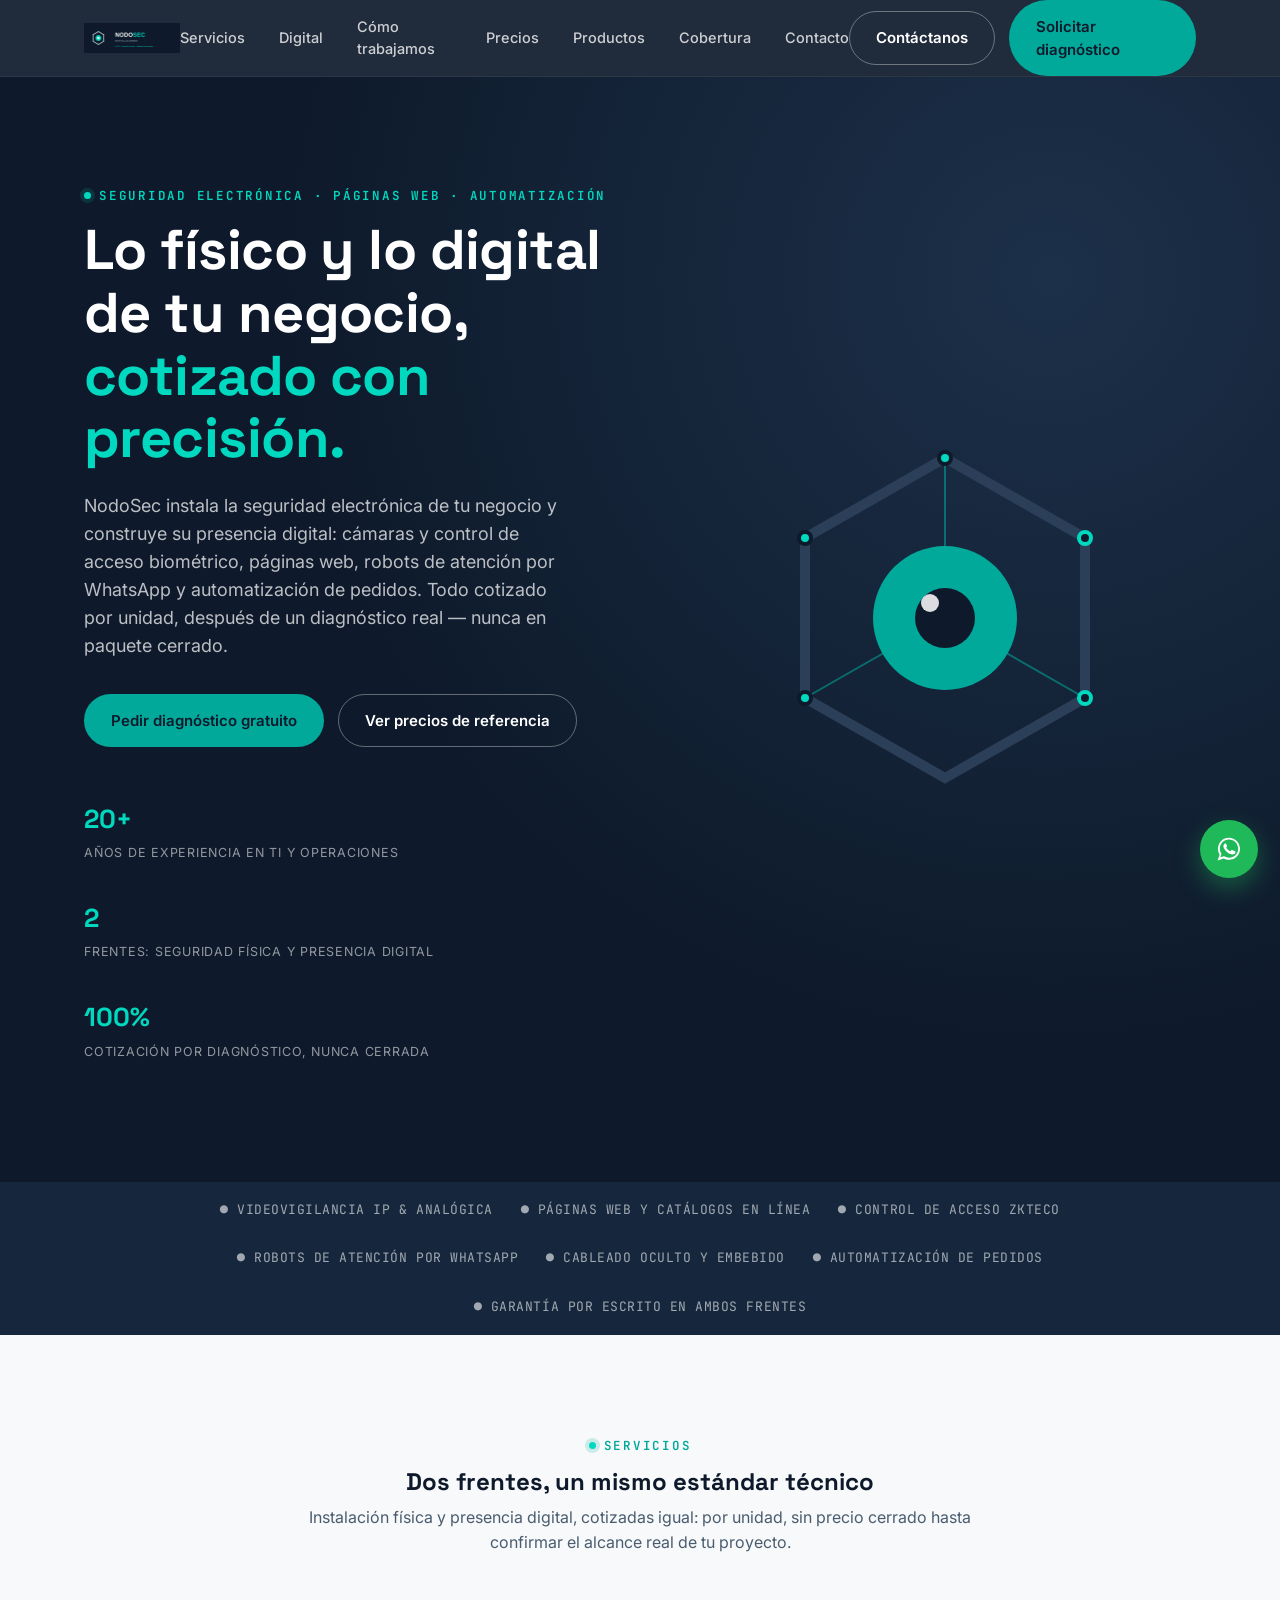
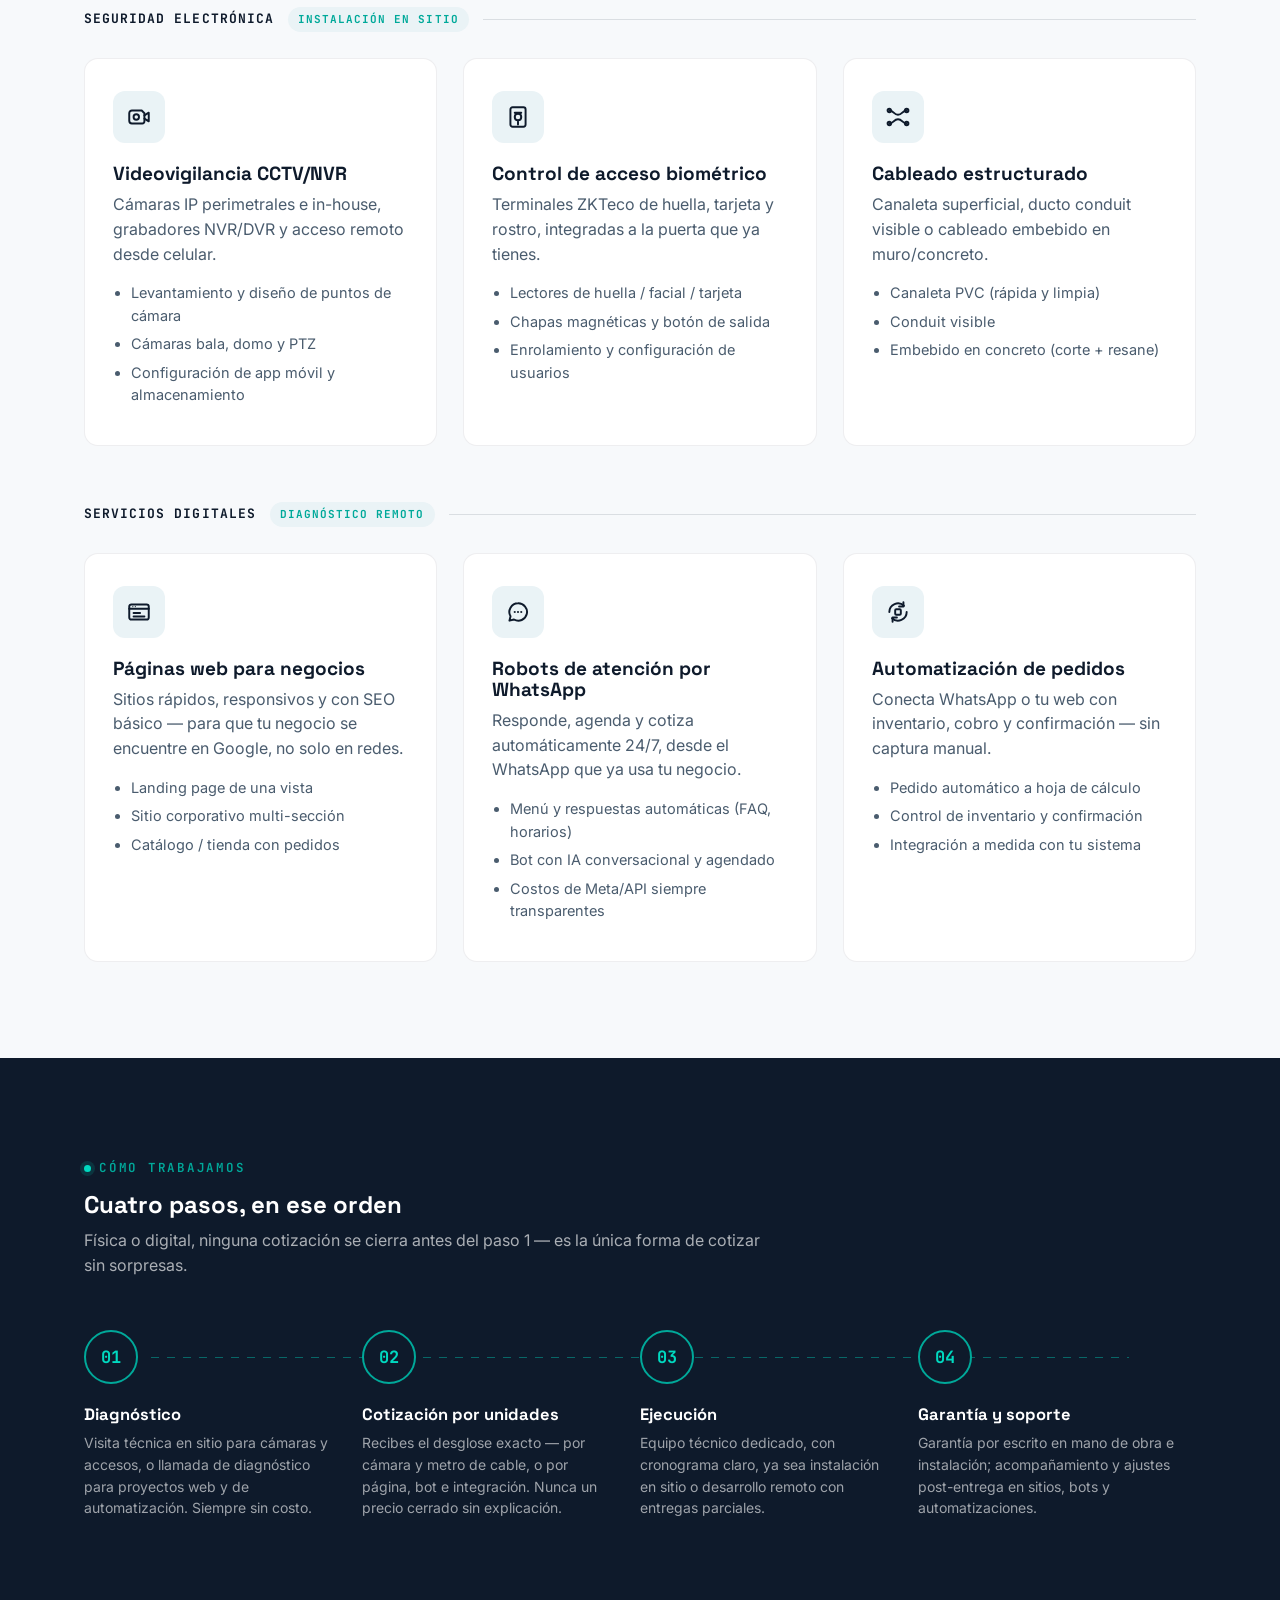
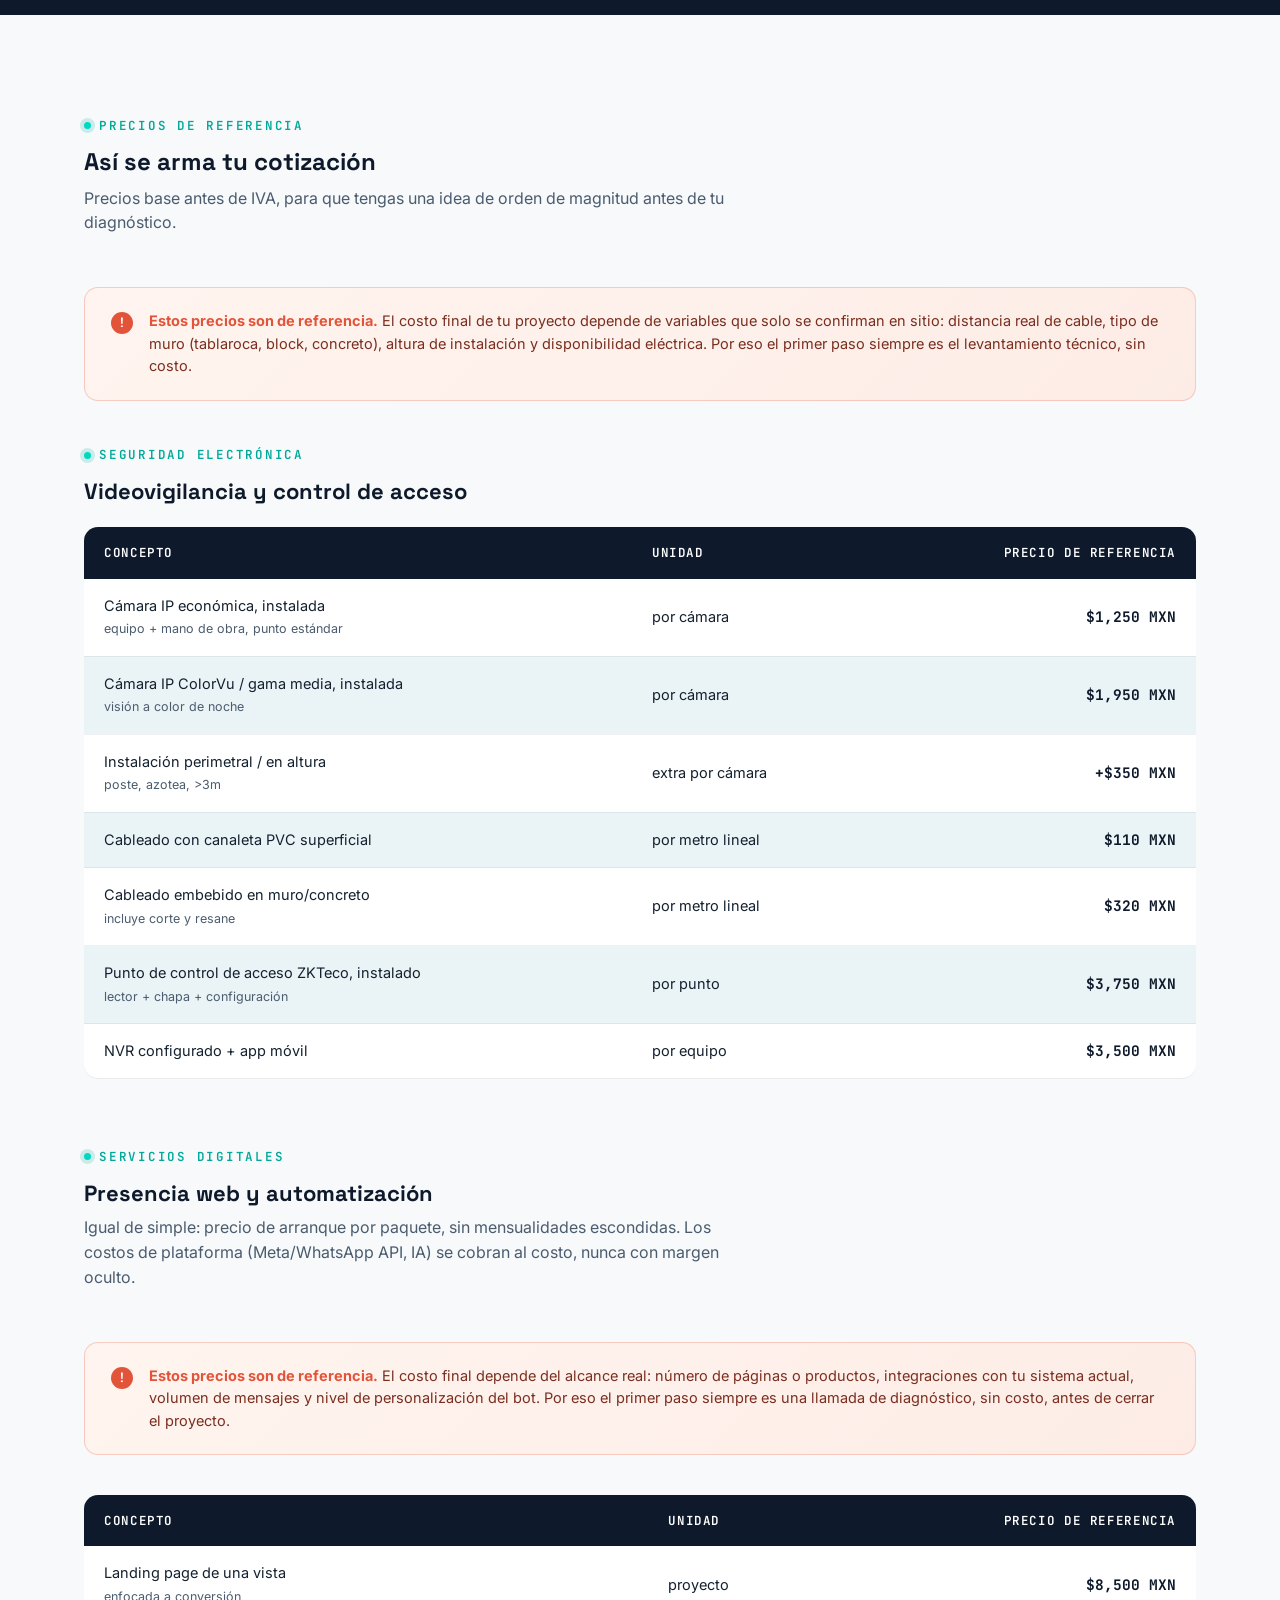
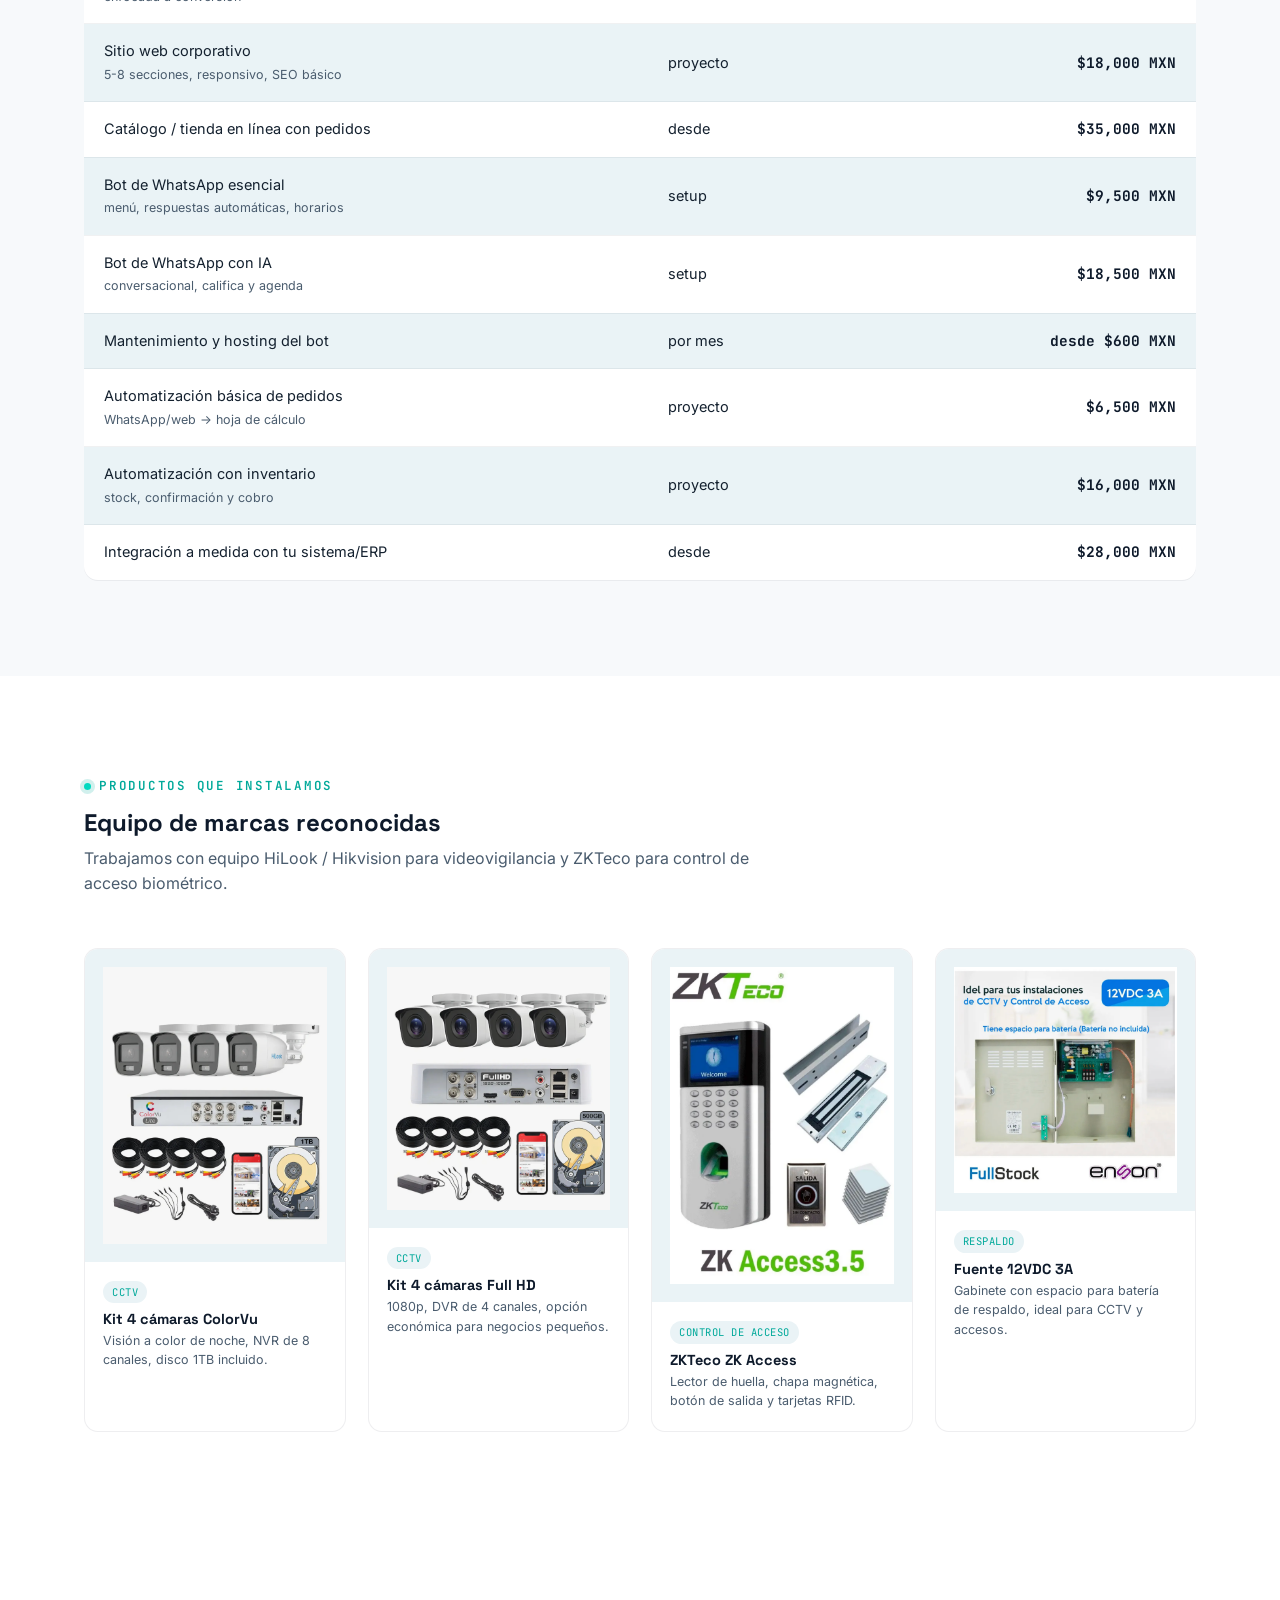
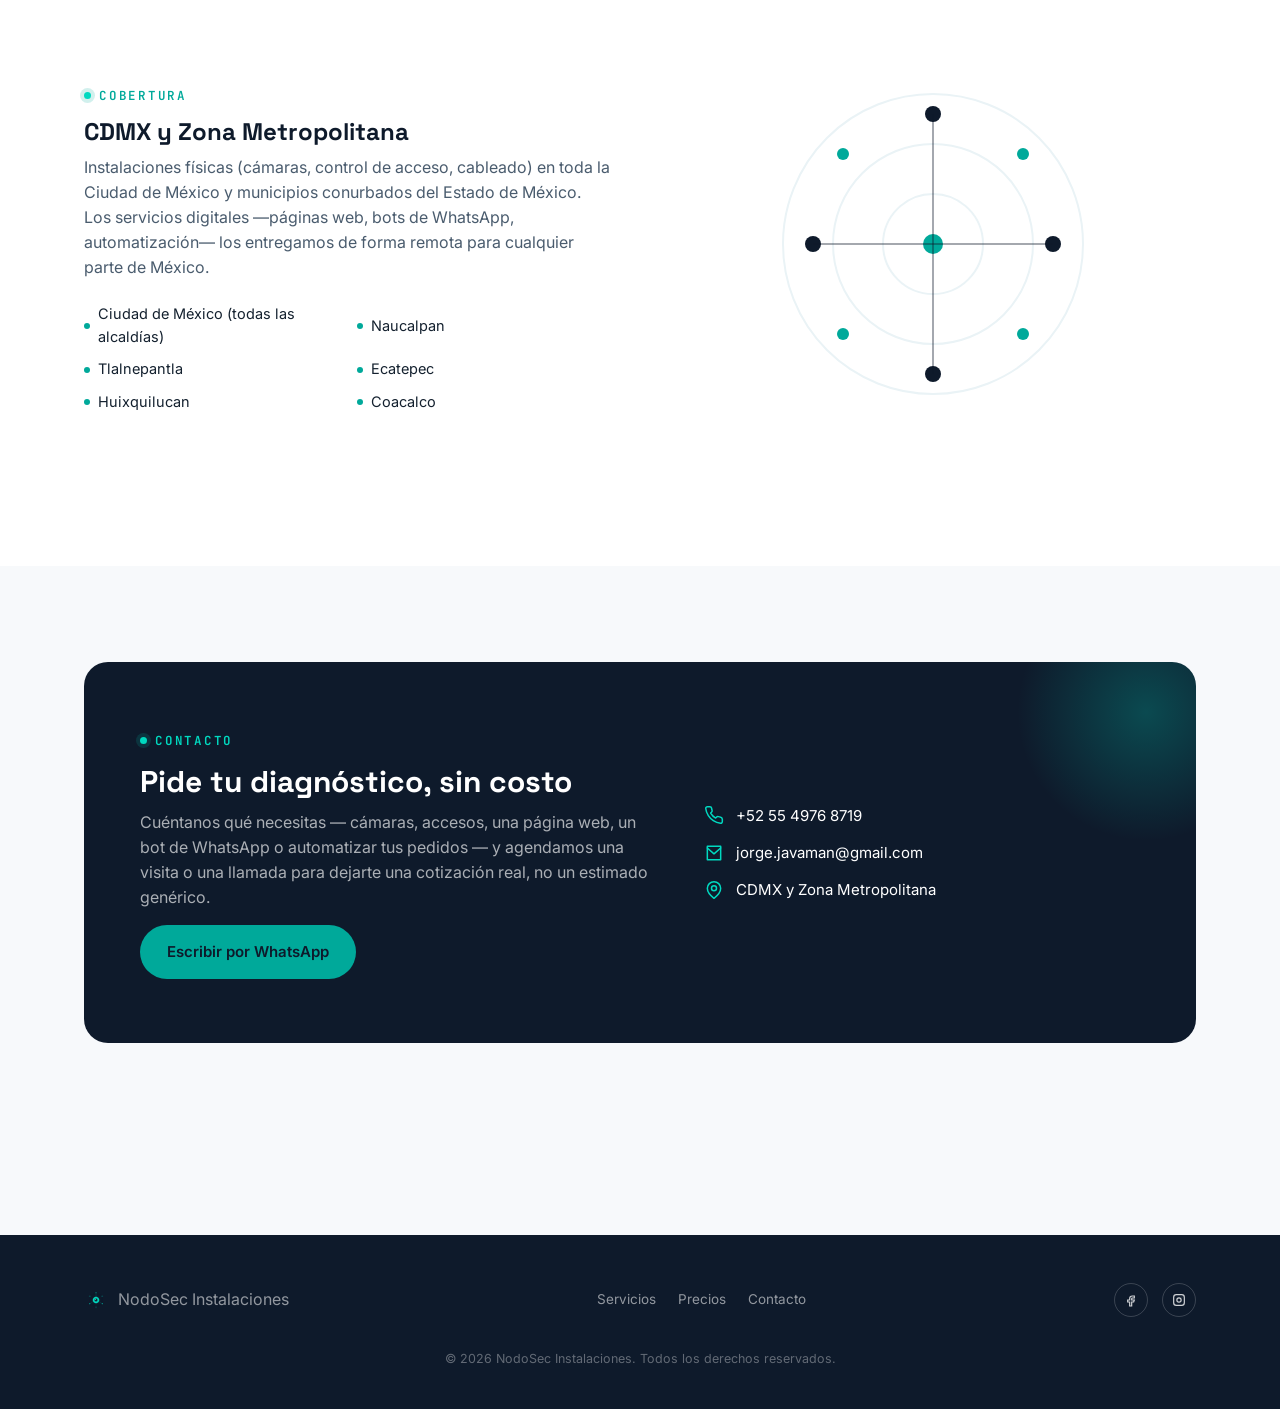
<file: index.html>
<!DOCTYPE html>
<html lang="es-MX">
<head>
<meta charset="UTF-8">
<meta name="viewport" content="width=device-width, initial-scale=1.0">
<title>NodoSec Instalaciones — CCTV, Control de Acceso, Páginas Web y Automatización en CDMX</title>
<meta name="description" content="Instalación de cámaras de videovigilancia y control de acceso biométrico, más páginas web, bots de WhatsApp y automatización de pedidos para tu negocio en CDMX y Zona Metropolitana. Cotización por precios unitarios, sin paquetes cerrados.">
<link rel="icon" type="image/png" href="assets/img/favicon.png">
<link rel="apple-touch-icon" href="assets/img/favicon.png">

<!-- Open Graph -->
<meta property="og:title" content="NodoSec Instalaciones — Seguridad electrónica, cotizada con precisión">
<meta property="og:description" content="CCTV, control de acceso biométrico y cableado estructurado en CDMX y Zona Metropolitana.">
<meta property="og:image" content="assets/img/logo-icon.png">
<meta property="og:type" content="website">

<link rel="preconnect" href="https://fonts.googleapis.com">
<link rel="preconnect" href="https://fonts.gstatic.com" crossorigin>
<link href="https://fonts.googleapis.com/css2?family=Space+Grotesk:wght@500;600;700&family=Inter:wght@400;500;600;700&family=JetBrains+Mono:wght@500;700&display=swap" rel="stylesheet">
<link rel="stylesheet" href="assets/css/style.css">
</head>
<body>

<!-- ============ HEADER ============ -->
<header class="site-header">
  <div class="wrap">
    <a href="#top" class="brand">
      <img src="assets/img/logo-horizontal-dark.png" alt="NodoSec Instalaciones">
    </a>
    <nav class="primary-nav" id="primaryNav">
      <a href="#servicios">Servicios</a>
      <a href="#digital">Digital</a>
      <a href="#proceso">Cómo trabajamos</a>
      <a href="#precios">Precios</a>
      <a href="#productos">Productos</a>
      <a href="#cobertura">Cobertura</a>
      <a href="#contacto">Contacto</a>
    </nav>
    <div class="nav-cta">
      <a href="#contacto" class="btn btn-ghost">Contáctanos</a>
      <a href="#contacto" class="btn btn-primary">Solicitar diagnóstico</a>
      <button class="menu-toggle" id="menuToggle" aria-label="Abrir menú" aria-expanded="false">&#9776;</button>
    </div>
  </div>
</header>

<!-- ============ HERO ============ -->
<section class="hero" id="top">
  <div class="wrap hero-grid">
    <div>
      <div class="eyebrow" style="color:#00D9C0">SEGURIDAD ELECTRÓNICA &middot; PÁGINAS WEB &middot; AUTOMATIZACIÓN</div>
      <h1>Lo físico y lo digital<br>de tu negocio, <span>cotizado con precisión.</span></h1>
      <p class="lead">NodoSec instala la seguridad electrónica de tu negocio y construye su presencia digital: cámaras y control de acceso biométrico, páginas web, robots de atención por WhatsApp y automatización de pedidos. Todo cotizado por unidad, después de un diagnóstico real — nunca en paquete cerrado.</p>
      <div class="hero-ctas">
        <a href="#contacto" class="btn btn-primary">Pedir diagnóstico gratuito</a>
        <a href="#precios" class="btn btn-ghost">Ver precios de referencia</a>
      </div>
      <div class="hero-stats">
        <div class="stat"><b>20+</b><span>Años de experiencia en TI y operaciones</span></div>
        <div class="stat"><b>2</b><span>Frentes: seguridad física y presencia digital</span></div>
        <div class="stat"><b>100%</b><span>Cotización por diagnóstico, nunca cerrada</span></div>
      </div>
    </div>
    <div class="node-art" aria-hidden="true">
      <svg viewBox="0 0 440 440" fill="none">
        <polygon points="220,60 360,140 360,300 220,380 80,300 80,140" stroke="#2b3f58" stroke-width="10" fill="none"/>
        <line x1="220" y1="60" x2="220" y2="220" stroke="#00A99A" stroke-width="2" opacity="0.55"/>
        <line x1="360" y1="300" x2="220" y2="220" stroke="#00A99A" stroke-width="2" opacity="0.55"/>
        <line x1="80" y1="300" x2="220" y2="220" stroke="#00A99A" stroke-width="2" opacity="0.55"/>
        <circle cx="220" cy="220" r="72" fill="#00A99A"/>
        <circle cx="220" cy="220" r="30" fill="#0E1A2B"/>
        <circle cx="205" cy="205" r="9" fill="white" opacity="0.85"/>
        <circle class="pulse" cx="220" cy="60" r="6" fill="#00D9C0" stroke="#0E1A2B" stroke-width="4"/>
        <circle class="pulse2" cx="360" cy="300" r="6" fill="#0E1A2B" stroke="#00D9C0" stroke-width="4"/>
        <circle class="pulse3" cx="80" cy="300" r="6" fill="#00D9C0" stroke="#0E1A2B" stroke-width="4"/>
        <circle cx="360" cy="140" r="6" fill="#0E1A2B" stroke="#00D9C0" stroke-width="4"/>
        <circle cx="80" cy="140" r="6" fill="#00D9C0" stroke="#0E1A2B" stroke-width="4"/>
      </svg>
    </div>
  </div>
</section>

<div class="trust-bar">
  <div class="wrap">
    <span>&#9679; VIDEOVIGILANCIA IP &amp; ANALÓGICA</span>
    <span>&#9679; PÁGINAS WEB Y CATÁLOGOS EN LÍNEA</span>
    <span>&#9679; CONTROL DE ACCESO ZKTECO</span>
    <span>&#9679; ROBOTS DE ATENCIÓN POR WHATSAPP</span>
    <span>&#9679; CABLEADO OCULTO Y EMBEBIDO</span>
    <span>&#9679; AUTOMATIZACIÓN DE PEDIDOS</span>
    <span>&#9679; GARANTÍA POR ESCRITO EN AMBOS FRENTES</span>
  </div>
</div>

<!-- ============ SERVICIOS ============ -->
<section id="servicios">
  <div class="wrap">
    <div class="section-head center">
      <div class="eyebrow">Servicios</div>
      <h2>Dos frentes, un mismo estándar técnico</h2>
      <p>Instalación física y presencia digital, cotizadas igual: por unidad, sin precio cerrado hasta confirmar el alcance real de tu proyecto.</p>
    </div>

    <div class="services-block">
      <div class="service-group-label">Seguridad electrónica <span class="tag">Instalación en sitio</span></div>
      <div class="services-grid">

        <div class="service-card">
          <div class="service-icon">
            <svg viewBox="0 0 24 24" fill="none" stroke-width="1.8" stroke-linecap="round" stroke-linejoin="round"><path d="M3 8.5A2.5 2.5 0 0 1 5.5 6h9L17 8.5V16a2 2 0 0 1-2 2H5.5A2.5 2.5 0 0 1 3 15.5v-7Z"/><path d="M17 10.5 21 8v8l-4-2.5"/><circle cx="9.5" cy="12" r="2.5"/></svg>
          </div>
          <h3>Videovigilancia CCTV/NVR</h3>
          <p>Cámaras IP perimetrales e in-house, grabadores NVR/DVR y acceso remoto desde celular.</p>
          <ul>
            <li>Levantamiento y diseño de puntos de cámara</li>
            <li>Cámaras bala, domo y PTZ</li>
            <li>Configuración de app móvil y almacenamiento</li>
          </ul>
        </div>

        <div class="service-card">
          <div class="service-icon">
            <svg viewBox="0 0 24 24" fill="none" stroke-width="1.8" stroke-linecap="round" stroke-linejoin="round"><rect x="5" y="3" width="14" height="18" rx="2"/><path d="M9 8h6M9 12c0-1.7 1.3-3 3-3s3 1.3 3 3-1.3 3-3 3-3-1.3-3-3Zm3 3v4"/></svg>
          </div>
          <h3>Control de acceso biométrico</h3>
          <p>Terminales ZKTeco de huella, tarjeta y rostro, integradas a la puerta que ya tienes.</p>
          <ul>
            <li>Lectores de huella / facial / tarjeta</li>
            <li>Chapas magnéticas y botón de salida</li>
            <li>Enrolamiento y configuración de usuarios</li>
          </ul>
        </div>

        <div class="service-card">
          <div class="service-icon">
            <svg viewBox="0 0 24 24" fill="none" stroke-width="1.8" stroke-linecap="round" stroke-linejoin="round"><path d="M4 6c4 0 4 4 8 4s4-4 8-4M4 18c4 0 4-4 8-4s4 4 8 4"/><circle cx="4" cy="6" r="1.6"/><circle cx="20" cy="6" r="1.6"/><circle cx="4" cy="18" r="1.6"/><circle cx="20" cy="18" r="1.6"/></svg>
          </div>
          <h3>Cableado estructurado</h3>
          <p>Canaleta superficial, ducto conduit visible o cableado embebido en muro/concreto.</p>
          <ul>
            <li>Canaleta PVC (rápida y limpia)</li>
            <li>Conduit visible</li>
            <li>Embebido en concreto (corte + resane)</li>
          </ul>
        </div>

      </div>
    </div>

    <div class="services-block" id="digital">
      <div class="service-group-label">Servicios digitales <span class="tag">Diagnóstico remoto</span></div>
      <div class="services-grid">

        <div class="service-card">
          <div class="service-icon">
            <svg viewBox="0 0 24 24" fill="none" stroke-width="1.8" stroke-linecap="round" stroke-linejoin="round"><rect x="3" y="5" width="18" height="14" rx="2"/><line x1="3" y1="9" x2="21" y2="9"/><circle cx="6.3" cy="7" r="0.55" fill="currentColor" stroke="none"/><circle cx="8.6" cy="7" r="0.55" fill="currentColor" stroke="none"/><path d="M7 13h6M7 16.2h10"/></svg>
          </div>
          <h3>Páginas web para negocios</h3>
          <p>Sitios rápidos, responsivos y con SEO básico — para que tu negocio se encuentre en Google, no solo en redes.</p>
          <ul>
            <li>Landing page de una vista</li>
            <li>Sitio corporativo multi-sección</li>
            <li>Catálogo / tienda con pedidos</li>
          </ul>
        </div>

        <div class="service-card">
          <div class="service-icon">
            <svg viewBox="0 0 24 24" fill="none" stroke-width="1.8" stroke-linecap="round" stroke-linejoin="round"><path d="M12 4a8 8 0 0 0-6.9 12l-1 4 4.2-1.1A8 8 0 1 0 12 4Z"/><circle cx="9" cy="12" r="1" fill="currentColor" stroke="none"/><circle cx="12" cy="12" r="1" fill="currentColor" stroke="none"/><circle cx="15" cy="12" r="1" fill="currentColor" stroke="none"/></svg>
          </div>
          <h3>Robots de atención por WhatsApp</h3>
          <p>Responde, agenda y cotiza automáticamente 24/7, desde el WhatsApp que ya usa tu negocio.</p>
          <ul>
            <li>Menú y respuestas automáticas (FAQ, horarios)</li>
            <li>Bot con IA conversacional y agendado</li>
            <li>Costos de Meta/API siempre transparentes</li>
          </ul>
        </div>

        <div class="service-card">
          <div class="service-icon">
            <svg viewBox="0 0 24 24" fill="none" stroke-width="1.8" stroke-linecap="round" stroke-linejoin="round"><path d="M4 12a8 8 0 0 1 13.5-5.8M20 12a8 8 0 0 1-13.5 5.8"/><path d="M17 3v4h-4M7 21v-4h4"/><rect x="9.4" y="9.4" width="5.2" height="5.2" rx="1"/></svg>
          </div>
          <h3>Automatización de pedidos</h3>
          <p>Conecta WhatsApp o tu web con inventario, cobro y confirmación — sin captura manual.</p>
          <ul>
            <li>Pedido automático a hoja de cálculo</li>
            <li>Control de inventario y confirmación</li>
            <li>Integración a medida con tu sistema</li>
          </ul>
        </div>

      </div>
    </div>

  </div>
</section>

<!-- ============ PROCESO ============ -->
<section class="process-band" id="proceso">
  <div class="wrap">
    <div class="section-head">
      <div class="eyebrow">Cómo trabajamos</div>
      <h2>Cuatro pasos, en ese orden</h2>
      <p>Física o digital, ninguna cotización se cierra antes del paso 1 — es la única forma de cotizar sin sorpresas.</p>
    </div>
    <div class="process-grid">
      <div class="process-step">
        <div class="process-num">01</div>
        <h4>Diagnóstico</h4>
        <p>Visita técnica en sitio para cámaras y accesos, o llamada de diagnóstico para proyectos web y de automatización. Siempre sin costo.</p>
      </div>
      <div class="process-step">
        <div class="process-num">02</div>
        <h4>Cotización por unidades</h4>
        <p>Recibes el desglose exacto — por cámara y metro de cable, o por página, bot e integración. Nunca un precio cerrado sin explicación.</p>
      </div>
      <div class="process-step">
        <div class="process-num">03</div>
        <h4>Ejecución</h4>
        <p>Equipo técnico dedicado, con cronograma claro, ya sea instalación en sitio o desarrollo remoto con entregas parciales.</p>
      </div>
      <div class="process-step">
        <div class="process-num">04</div>
        <h4>Garantía y soporte</h4>
        <p>Garantía por escrito en mano de obra e instalación; acompañamiento y ajustes post-entrega en sitios, bots y automatizaciones.</p>
      </div>
    </div>
  </div>
</section>

<!-- ============ PRECIOS ============ -->
<section id="precios">
  <div class="wrap">
    <div class="section-head">
      <div class="eyebrow">Precios de referencia</div>
      <h2>Así se arma tu cotización</h2>
      <p>Precios base antes de IVA, para que tengas una idea de orden de magnitud antes de tu diagnóstico.</p>
    </div>

    <div class="price-callout">
      <div class="dot">!</div>
      <p><strong>Estos precios son de referencia.</strong> El costo final de tu proyecto depende de variables que solo se confirman en sitio: distancia real de cable, tipo de muro (tablaroca, block, concreto), altura de instalación y disponibilidad eléctrica. Por eso el primer paso siempre es el levantamiento técnico, sin costo.</p>
    </div>

    <div class="section-head" style="margin-bottom:24px">
      <div class="eyebrow">Seguridad electrónica</div>
      <h3 style="font-family:var(--font-display); font-size:22px; color:var(--navy); margin-bottom:10px">Videovigilancia y control de acceso</h3>
    </div>

    <table class="price-table">
      <thead>
        <tr><th>Concepto</th><th>Unidad</th><th>Precio de referencia</th></tr>
      </thead>
      <tbody>
        <tr><td>Cámara IP económica, instalada<span class="price-unit"><br>equipo + mano de obra, punto estándar</span></td><td>por cámara</td><td>$1,250 MXN</td></tr>
        <tr><td>Cámara IP ColorVu / gama media, instalada<span class="price-unit"><br>visión a color de noche</span></td><td>por cámara</td><td>$1,950 MXN</td></tr>
        <tr><td>Instalación perimetral / en altura<span class="price-unit"><br>poste, azotea, &gt;3m</span></td><td>extra por cámara</td><td>+$350 MXN</td></tr>
        <tr><td>Cableado con canaleta PVC superficial</td><td>por metro lineal</td><td>$110 MXN</td></tr>
        <tr><td>Cableado embebido en muro/concreto<span class="price-unit"><br>incluye corte y resane</span></td><td>por metro lineal</td><td>$320 MXN</td></tr>
        <tr><td>Punto de control de acceso ZKTeco, instalado<span class="price-unit"><br>lector + chapa + configuración</span></td><td>por punto</td><td>$3,750 MXN</td></tr>
        <tr><td>NVR configurado + app móvil</td><td>por equipo</td><td>$3,500 MXN</td></tr>
      </tbody>
    </table>

    <div class="section-head" style="margin-top:64px">
      <div class="eyebrow">Servicios digitales</div>
      <h3 style="font-family:var(--font-display); font-size:22px; color:var(--navy); margin-bottom:10px">Presencia web y automatización</h3>
      <p>Igual de simple: precio de arranque por paquete, sin mensualidades escondidas. Los costos de plataforma (Meta/WhatsApp API, IA) se cobran al costo, nunca con margen oculto.</p>
    </div>

    <div class="price-callout">
      <div class="dot">!</div>
      <p><strong>Estos precios son de referencia.</strong> El costo final depende del alcance real: número de páginas o productos, integraciones con tu sistema actual, volumen de mensajes y nivel de personalización del bot. Por eso el primer paso siempre es una llamada de diagnóstico, sin costo, antes de cerrar el proyecto.</p>
    </div>

    <table class="price-table">
      <thead>
        <tr><th>Concepto</th><th>Unidad</th><th>Precio de referencia</th></tr>
      </thead>
      <tbody>
        <tr><td>Landing page de una vista<span class="price-unit"><br>enfocada a conversión</span></td><td>proyecto</td><td>$8,500 MXN</td></tr>
        <tr><td>Sitio web corporativo<span class="price-unit"><br>5-8 secciones, responsivo, SEO básico</span></td><td>proyecto</td><td>$18,000 MXN</td></tr>
        <tr><td>Catálogo / tienda en línea con pedidos</td><td>desde</td><td>$35,000 MXN</td></tr>
        <tr><td>Bot de WhatsApp esencial<span class="price-unit"><br>menú, respuestas automáticas, horarios</span></td><td>setup</td><td>$9,500 MXN</td></tr>
        <tr><td>Bot de WhatsApp con IA<span class="price-unit"><br>conversacional, califica y agenda</span></td><td>setup</td><td>$18,500 MXN</td></tr>
        <tr><td>Mantenimiento y hosting del bot</td><td>por mes</td><td>desde $600 MXN</td></tr>
        <tr><td>Automatización básica de pedidos<span class="price-unit"><br>WhatsApp/web → hoja de cálculo</span></td><td>proyecto</td><td>$6,500 MXN</td></tr>
        <tr><td>Automatización con inventario<span class="price-unit"><br>stock, confirmación y cobro</span></td><td>proyecto</td><td>$16,000 MXN</td></tr>
        <tr><td>Integración a medida con tu sistema/ERP</td><td>desde</td><td>$28,000 MXN</td></tr>
      </tbody>
    </table>
  </div>
</section>

<!-- ============ PRODUCTOS ============ -->
<section id="productos" style="background:var(--white)">
  <div class="wrap">
    <div class="section-head">
      <div class="eyebrow">Productos que instalamos</div>
      <h2>Equipo de marcas reconocidas</h2>
      <p>Trabajamos con equipo HiLook / Hikvision para videovigilancia y ZKTeco para control de acceso biométrico.</p>
    </div>
    <div class="products-grid">

      <div class="product-card">
        <figure><img src="assets/img/producto-cctv-colorvu.png" alt="Kit de 4 cámaras HiLook ColorVu con NVR, cableado y disco duro"></figure>
        <figcaption>
          <span class="product-tag">CCTV</span>
          <h4>Kit 4 cámaras ColorVu</h4>
          <p>Visión a color de noche, NVR de 8 canales, disco 1TB incluido.</p>
        </figcaption>
      </div>

      <div class="product-card">
        <figure><img src="assets/img/producto-cctv-fullhd.png" alt="Kit de 4 cámaras HiLook Full HD 1080p con DVR y disco duro"></figure>
        <figcaption>
          <span class="product-tag">CCTV</span>
          <h4>Kit 4 cámaras Full HD</h4>
          <p>1080p, DVR de 4 canales, opción económica para negocios pequeños.</p>
        </figcaption>
      </div>

      <div class="product-card">
        <figure><img src="assets/img/producto-zkteco-biometrico.png" alt="Kit ZKTeco ZK Access con lector biométrico, chapa magnética y botón de salida"></figure>
        <figcaption>
          <span class="product-tag">Control de acceso</span>
          <h4>ZKTeco ZK Access</h4>
          <p>Lector de huella, chapa magnética, botón de salida y tarjetas RFID.</p>
        </figcaption>
      </div>

      <div class="product-card">
        <figure><img src="assets/img/producto-fuente-poder.png" alt="Fuente de poder 12VDC 3A con gabinete para CCTV y control de acceso"></figure>
        <figcaption>
          <span class="product-tag">Respaldo</span>
          <h4>Fuente 12VDC 3A</h4>
          <p>Gabinete con espacio para batería de respaldo, ideal para CCTV y accesos.</p>
        </figcaption>
      </div>

    </div>
  </div>
</section>

<!-- ============ COBERTURA ============ -->
<section id="cobertura" class="coverage">
  <div class="wrap coverage-grid">
    <div>
      <div class="eyebrow">Cobertura</div>
      <h2>CDMX y Zona Metropolitana</h2>
      <p>Instalaciones físicas (cámaras, control de acceso, cableado) en toda la Ciudad de México y municipios conurbados del Estado de México. Los servicios digitales —páginas web, bots de WhatsApp, automatización— los entregamos de forma remota para cualquier parte de México.</p>
      <ul class="coverage-list">
        <li>Ciudad de México (todas las alcaldías)</li>
        <li>Naucalpan</li>
        <li>Tlalnepantla</li>
        <li>Ecatepec</li>
        <li>Huixquilucan</li>
        <li>Coacalco</li>
      </ul>
    </div>
    <div class="node-art" aria-hidden="true">
      <svg viewBox="0 0 440 440" fill="none">
        <circle cx="220" cy="220" r="150" stroke="#EAF3F6" stroke-width="2"/>
        <circle cx="220" cy="220" r="100" stroke="#EAF3F6" stroke-width="2"/>
        <circle cx="220" cy="220" r="50" stroke="#EAF3F6" stroke-width="2"/>
        <circle cx="220" cy="220" r="10" fill="#00A99A"/>
        <circle cx="220" cy="90" r="8" fill="#0E1A2B"/>
        <circle cx="340" cy="220" r="8" fill="#0E1A2B"/>
        <circle cx="220" cy="350" r="8" fill="#0E1A2B"/>
        <circle cx="100" cy="220" r="8" fill="#0E1A2B"/>
        <circle cx="310" cy="130" r="6" fill="#00A99A"/>
        <circle cx="310" cy="310" r="6" fill="#00A99A"/>
        <circle cx="130" cy="310" r="6" fill="#00A99A"/>
        <circle cx="130" cy="130" r="6" fill="#00A99A"/>
        <line x1="220" y1="220" x2="220" y2="90" stroke="#0E1A2B" stroke-width="1.5" opacity="0.5"/>
        <line x1="220" y1="220" x2="340" y2="220" stroke="#0E1A2B" stroke-width="1.5" opacity="0.5"/>
        <line x1="220" y1="220" x2="220" y2="350" stroke="#0E1A2B" stroke-width="1.5" opacity="0.5"/>
        <line x1="220" y1="220" x2="100" y2="220" stroke="#0E1A2B" stroke-width="1.5" opacity="0.5"/>
      </svg>
    </div>
  </div>
</section>

<!-- ============ CONTACTO ============ -->
<section id="contacto">
  <div class="cta-band">
    <div>
      <div class="eyebrow" style="color:#00D9C0">Contacto</div>
      <h2>Pide tu diagnóstico, sin costo</h2>
      <p>Cuéntanos qué necesitas — cámaras, accesos, una página web, un bot de WhatsApp o automatizar tus pedidos — y agendamos una visita o una llamada para dejarte una cotización real, no un estimado genérico.</p>
      <a href="https://wa.me/525549768719?text=Hola%2C%20quiero%20cotizar%20un%20proyecto" class="btn btn-primary" target="_blank" rel="noopener">Escribir por WhatsApp</a>
    </div>
    <div class="contact-list">
      <div class="contact-item">
        <svg viewBox="0 0 24 24" fill="none" stroke-width="1.8" stroke-linecap="round" stroke-linejoin="round"><path d="M22 16.9v3a2 2 0 0 1-2.2 2 19.8 19.8 0 0 1-8.6-3.1 19.5 19.5 0 0 1-6-6 19.8 19.8 0 0 1-3.1-8.6A2 2 0 0 1 4.1 2h3a2 2 0 0 1 2 1.7c.1.9.3 1.8.6 2.7a2 2 0 0 1-.5 2.1L8 9.7a16 16 0 0 0 6 6l1.2-1.2a2 2 0 0 1 2.1-.5c.9.3 1.8.5 2.7.6a2 2 0 0 1 1.7 2Z"/></svg>
        <a href="tel:+525549768719">+52 55 4976 8719</a>
      </div>
      <div class="contact-item">
        <svg viewBox="0 0 24 24" fill="none" stroke-width="1.8" stroke-linecap="round" stroke-linejoin="round"><path d="M4 4h16v16H4z"/><path d="m4 6 8 7 8-7"/></svg>
        <a href="mailto:jorge.javaman@gmail.com">jorge.javaman@gmail.com</a>
      </div>
      <div class="contact-item">
        <svg viewBox="0 0 24 24" fill="none" stroke-width="1.8" stroke-linecap="round" stroke-linejoin="round"><path d="M20 10c0 6-8 12-8 12s-8-6-8-12a8 8 0 0 1 16 0Z"/><circle cx="12" cy="10" r="3"/></svg>
        <span>CDMX y Zona Metropolitana</span>
      </div>
    </div>
  </div>
</section>

<!-- ============ FOOTER ============ -->
<footer class="site-footer">
  <div class="wrap">
    <div class="foot-brand">
      <img src="assets/img/logo-icon.png" alt="NodoSec">
      <span>NodoSec Instalaciones</span>
    </div>
    <div class="foot-links">
      <a href="#servicios">Servicios</a>
      <a href="#precios">Precios</a>
      <a href="#contacto">Contacto</a>
    </div>
    <div class="foot-social">
      <a href="#" aria-label="Facebook" target="_blank" rel="noopener"><svg viewBox="0 0 24 24" fill="none" stroke-width="1.8"><path d="M14 9h3V6h-3a4 4 0 0 0-4 4v2H7v3h3v6h3v-6h3l1-3h-4v-2a1 1 0 0 1 1-1Z"/></svg></a>
      <a href="#" aria-label="Instagram" target="_blank" rel="noopener"><svg viewBox="0 0 24 24" fill="none" stroke-width="1.8"><rect x="4" y="4" width="16" height="16" rx="4"/><circle cx="12" cy="12" r="3.2"/><circle cx="16.5" cy="7.5" r="0.6" fill="currentColor" stroke="none"/></svg></a>
    </div>
  </div>
  <p class="foot-bottom">&copy; <span id="year"></span> NodoSec Instalaciones. Todos los derechos reservados.</p>
</footer>

<!-- WhatsApp float -->
<a class="wa-float" href="https://wa.me/525549768719?text=Hola%2C%20quiero%20cotizar%20un%20proyecto" target="_blank" rel="noopener" aria-label="Escribir por WhatsApp">
  <svg viewBox="0 0 32 32"><path d="M16 3C9 3 3.4 8.6 3.4 15.6c0 2.5.7 4.8 1.9 6.8L3 29l6.8-2.2c1.9 1 4 1.6 6.2 1.6 7 0 12.6-5.6 12.6-12.6S23 3 16 3Zm0 22.9c-2 0-3.9-.5-5.5-1.5l-.4-.2-4 1.3 1.3-3.9-.3-.4a10.2 10.2 0 0 1-1.6-5.6C5.5 9.7 10.2 5 16 5s10.5 4.7 10.5 10.6S21.8 25.9 16 25.9Zm5.8-7.9c-.3-.2-1.9-.9-2.2-1s-.5-.2-.7.2-.8 1-1 1.2-.4.2-.7.1a8.7 8.7 0 0 1-4.3-3.8c-.3-.5.3-.5.9-1.6.1-.2 0-.4 0-.5s-.7-1.7-1-2.3-.6-.5-.7-.5h-.6c-.2 0-.5.1-.8.4a3.6 3.6 0 0 0-1.1 2.7c0 1.6 1.2 3.1 1.3 3.3.2.2 2.4 3.7 5.8 5.1.8.3 1.5.6 2 .7.8.3 1.6.2 2.2.1.7-.1 2-.8 2.3-1.6s.3-1.4.2-1.6-.3-.2-.6-.4Z" fill="white"/></svg>
</a>

<script src="assets/js/script.js"></script>
</body>
</html>
</file>
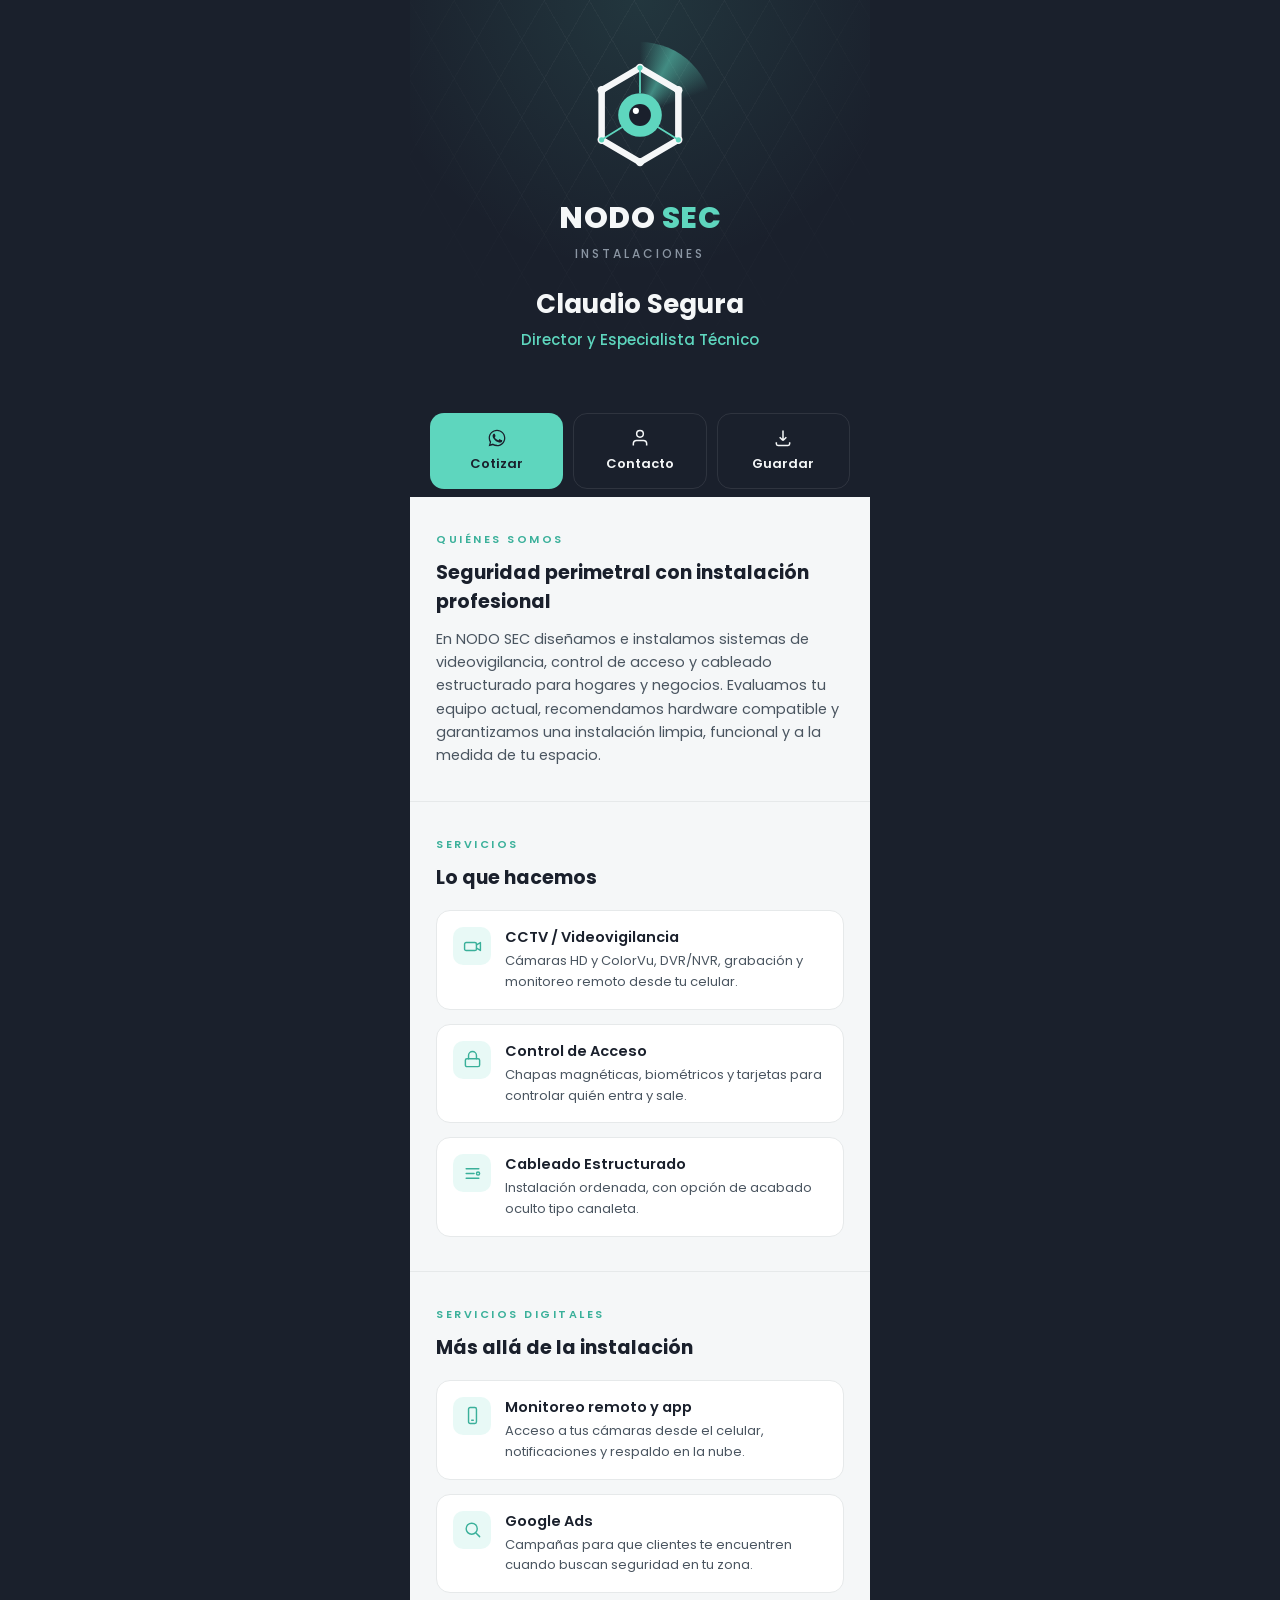
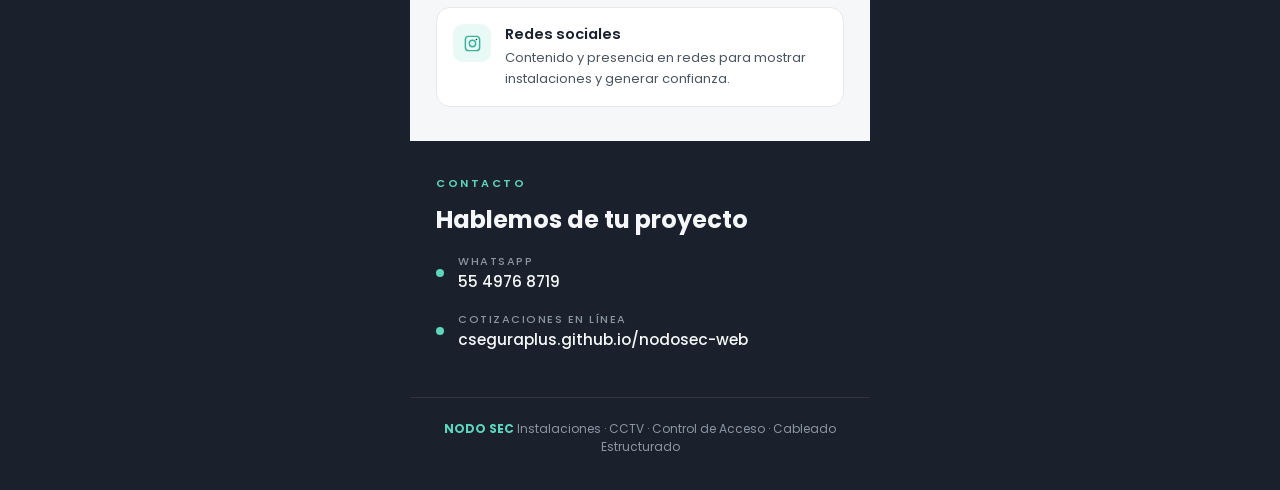
<file: tarjeta.html>
<!DOCTYPE html>
<html lang="es">
<head>
<meta charset="UTF-8">
<meta name="viewport" content="width=device-width, initial-scale=1.0, viewport-fit=cover">
<title>Claudio Segura · NODO SEC</title>
<link rel="preconnect" href="https://fonts.googleapis.com">
<link href="https://fonts.googleapis.com/css2?family=Poppins:ital,wght@0,400;0,500;0,600;0,700;0,800;1,400;1,500&display=swap" rel="stylesheet">
<style>
  :root{
    --navy:#1a202c;
    --navy-2:#232b3d;
    --teal:#5ed6be;
    --teal-dark:#3ab09a;
    --off:#f5f7f8;
    --gray:#8b96a3;
    --line:rgba(255,255,255,0.09);
  }
  *{box-sizing:border-box; margin:0; padding:0;}
  html,body{
    background:var(--navy);
    font-family:'Poppins',sans-serif;
    color:var(--off);
    -webkit-font-smoothing:antialiased;
  }
  body{
    min-height:100vh;
    display:flex;
    justify-content:center;
  }
  .card{
    width:100%;
    max-width:460px;
    min-height:100vh;
    position:relative;
    overflow:hidden;
  }

  /* ---------- HERO ---------- */
  .hero{
    position:relative;
    padding:56px 28px 40px;
    text-align:center;
    background:
      radial-gradient(circle at 50% 0%, rgba(94,214,190,0.12), transparent 60%),
      var(--navy);
    overflow:hidden;
  }
  .hex-field{
    position:absolute; inset:0;
    background-image:
      repeating-linear-gradient(120deg, transparent 0 38px, var(--line) 38px 39px),
      repeating-linear-gradient(60deg, transparent 0 38px, var(--line) 38px 39px);
    opacity:.5;
    mask-image:radial-gradient(circle at 50% 20%, black, transparent 75%);
  }
  .icon-wrap{
    position:relative;
    width:118px; height:118px;
    margin:0 auto 22px;
    display:flex; align-items:center; justify-content:center;
  }
  .sweep{
    position:absolute; inset:-14px;
    border-radius:50%;
    background:conic-gradient(from 0deg, rgba(94,214,190,0) 0deg, rgba(94,214,190,0.55) 28deg, rgba(94,214,190,0) 70deg);
    animation:spin 3.4s linear infinite;
  }
  @keyframes spin{ to{ transform:rotate(360deg); } }
  @media (prefers-reduced-motion: reduce){ .sweep{ animation:none; } }
  .icon-wrap svg{ position:relative; z-index:2; width:100%; height:100%; }

  .wordmark{
    font-weight:800;
    font-size:30px;
    letter-spacing:0.5px;
    margin-bottom:4px;
  }
  .wordmark span{ color:var(--teal); }
  .sub{
    font-size:12px;
    letter-spacing:3px;
    color:var(--gray);
    font-weight:500;
    margin-bottom:22px;
  }

  .name{
    font-size:26px;
    font-weight:700;
    margin-top:8px;
  }
  .role{
    color:var(--teal);
    font-weight:500;
    font-size:15px;
    margin-top:4px;
  }

  /* ---------- CTA ROW ---------- */
  .cta-row{
    display:flex;
    gap:10px;
    padding:22px 20px 8px;
    background:var(--navy);
  }
  .btn{
    flex:1;
    text-align:center;
    padding:14px 8px;
    border-radius:14px;
    font-weight:600;
    font-size:13px;
    text-decoration:none;
    display:flex;
    flex-direction:column;
    align-items:center;
    gap:6px;
    border:1px solid var(--line);
    color:var(--off);
    transition:transform .15s ease;
  }
  .btn:active{ transform:scale(0.96); }
  .btn.primary{
    background:var(--teal);
    color:var(--navy);
    border-color:transparent;
  }
  .btn svg{ width:20px; height:20px; }

  /* ---------- BODY SECTIONS ---------- */
  .section{
    background:var(--off);
    color:var(--navy);
    padding:34px 26px;
  }
  .section + .section{ border-top:1px solid #e6e9ea; }
  .eyebrow{
    font-size:11px;
    letter-spacing:2.5px;
    font-weight:600;
    color:var(--teal-dark);
    margin-bottom:10px;
  }
  .section h2{
    font-size:19px;
    font-weight:700;
    margin-bottom:12px;
  }
  .section p{
    font-size:14.5px;
    line-height:1.6;
    color:#4a5560;
  }

  .services{
    display:flex;
    flex-direction:column;
    gap:14px;
    margin-top:18px;
  }
  .service{
    display:flex;
    align-items:flex-start;
    gap:14px;
    background:#fff;
    border:1px solid #e6e9ea;
    border-radius:14px;
    padding:16px;
  }
  .service .ic{
    flex:0 0 auto;
    width:38px; height:38px;
    border-radius:10px;
    background:rgba(94,214,190,0.14);
    display:flex; align-items:center; justify-content:center;
  }
  .service .ic svg{ width:19px; height:19px; stroke:var(--teal-dark); }
  .service h3{ font-size:14.5px; font-weight:600; margin-bottom:3px; }
  .service p{ font-size:13px; margin:0; }

  /* dark section for contact */
  .contact-section{
    background:var(--navy);
    color:var(--off);
    padding:34px 26px 46px;
  }
  .contact-section .eyebrow{ color:var(--teal); }
  .contact-list{ margin-top:16px; display:flex; flex-direction:column; gap:18px; }
  .c-row{ display:flex; align-items:center; gap:14px; }
  .c-row .dot{ width:8px; height:8px; border-radius:50%; background:var(--teal); flex:0 0 auto; }
  .c-row .label{ font-size:11px; letter-spacing:1.5px; color:var(--gray); font-weight:500; }
  .c-row .value{ font-size:15.5px; font-weight:500; word-break:break-word; }
  .c-row a{ color:var(--off); text-decoration:none; }

  .footer{
    text-align:center;
    padding:22px 20px 34px;
    background:var(--navy);
    color:var(--gray);
    font-size:12px;
    border-top:1px solid var(--line);
  }
  .footer b{ color:var(--teal); }
</style>
</head>
<body>
<div class="card">

  <!-- HERO -->
  <div class="hero">
    <div class="hex-field"></div>
    <div class="icon-wrap">
      <div class="sweep"></div>
      <svg viewBox="0 0 200 200" xmlns="http://www.w3.org/2000/svg">
        <polygon points="100,20 165,58 165,142 100,180 35,142 35,58"
                 fill="none" stroke="#f5f7f8" stroke-width="11" stroke-linejoin="round"/>
        <circle cx="100" cy="20" r="7" fill="#f5f7f8"/>
        <circle cx="165" cy="58" r="7" fill="#f5f7f8"/>
        <circle cx="165" cy="142" r="7" fill="#f5f7f8"/>
        <circle cx="100" cy="180" r="7" fill="#f5f7f8"/>
        <circle cx="35" cy="142" r="7" fill="#f5f7f8"/>
        <circle cx="35" cy="58" r="7" fill="#f5f7f8"/>
        <circle cx="100" cy="20" r="4.4" fill="#5ed6be"/>
        <circle cx="165" cy="142" r="4.4" fill="#5ed6be"/>
        <circle cx="35" cy="142" r="4.4" fill="#5ed6be"/>
        <line x1="100" y1="20" x2="100" y2="63" stroke="#5ed6be" stroke-width="3"/>
        <line x1="165" y1="142" x2="128" y2="119" stroke="#5ed6be" stroke-width="3"/>
        <line x1="35" y1="142" x2="72" y2="119" stroke="#5ed6be" stroke-width="3"/>
        <circle cx="100" cy="100" r="37" fill="#5ed6be"/>
        <circle cx="100" cy="100" r="18.5" fill="#1a202c"/>
        <circle cx="93" cy="93" r="5.2" fill="#ffffff"/>
      </svg>
    </div>
    <div class="wordmark">NODO <span>SEC</span></div>
    <div class="sub">INSTALACIONES</div>
    <div class="name">Claudio Segura</div>
    <div class="role">Director y Especialista Técnico</div>
  </div>

  <!-- CTA -->
  <div class="cta-row">
    <a class="btn primary" href="https://wa.me/525549768719?text=Hola%20Claudio%2C%20quisiera%20una%20cotizaci%C3%B3n%20de%20c%C3%A1maras%20de%20seguridad" target="_blank" rel="noopener">
      <svg viewBox="0 0 24 24" fill="currentColor"><path d="M17.5 14.4c-.3-.1-1.7-.9-2-1-.3-.1-.5-.1-.7.1-.2.3-.8 1-.9 1.1-.2.2-.3.2-.6.1-.3-.1-1.2-.4-2.3-1.4-.9-.8-1.4-1.7-1.6-2-.2-.3 0-.5.1-.6.1-.1.3-.3.4-.5.1-.1.2-.3.3-.4.1-.2 0-.4 0-.5C10.1 9 9.6 7.7 9.4 7.2c-.2-.5-.4-.4-.5-.4h-.5c-.2 0-.5.1-.7.3-.3.3-1 1-1 2.4s1 2.8 1.2 3c.1.2 2 3.1 4.9 4.3.7.3 1.2.5 1.6.6.7.2 1.3.2 1.8.1.6-.1 1.7-.7 1.9-1.4.2-.7.2-1.2.2-1.3-.1-.1-.3-.2-.6-.3z"/><path d="M12 2C6.5 2 2 6.5 2 12c0 1.8.5 3.6 1.4 5.1L2 22l5.1-1.3C8.5 21.6 10.2 22 12 22c5.5 0 10-4.5 10-10S17.5 2 12 2zm0 18c-1.6 0-3.1-.4-4.5-1.2l-.3-.2-3 .8.8-2.9-.2-.3C4 15 3.5 13.5 3.5 12c0-4.7 3.8-8.5 8.5-8.5s8.5 3.8 8.5 8.5-3.8 8.5-8.5 8.5z"/></svg>
      Cotizar
    </a>
    <a class="btn" href="#contacto">
      <svg viewBox="0 0 24 24" fill="none" stroke="currentColor" stroke-width="1.8"><path d="M20 21v-2a4 4 0 0 0-4-4H8a4 4 0 0 0-4 4v2"/><circle cx="12" cy="7" r="4"/></svg>
      Contacto
    </a>
    <a class="btn" id="vcardBtn" href="#">
      <svg viewBox="0 0 24 24" fill="none" stroke="currentColor" stroke-width="1.8"><path d="M12 3v12m0 0l-4-4m4 4l4-4"/><path d="M4 17v2a2 2 0 0 0 2 2h12a2 2 0 0 0 2-2v-2"/></svg>
      Guardar
    </a>
  </div>

  <!-- ABOUT -->
  <div class="section">
    <div class="eyebrow">QUIÉNES SOMOS</div>
    <h2>Seguridad perimetral con instalación profesional</h2>
    <p>En NODO SEC diseñamos e instalamos sistemas de videovigilancia, control de acceso y cableado estructurado para hogares y negocios. Evaluamos tu equipo actual, recomendamos hardware compatible y garantizamos una instalación limpia, funcional y a la medida de tu espacio.</p>
  </div>

  <!-- SERVICES -->
  <div class="section">
    <div class="eyebrow">SERVICIOS</div>
    <h2>Lo que hacemos</h2>
    <div class="services">
      <div class="service">
        <div class="ic">
          <svg viewBox="0 0 24 24" fill="none" stroke-width="1.8" stroke-linecap="round" stroke-linejoin="round"><rect x="2" y="7" width="15" height="10" rx="2"/><path d="M17 10l5-3v10l-5-3"/></svg>
        </div>
        <div>
          <h3>CCTV / Videovigilancia</h3>
          <p>Cámaras HD y ColorVu, DVR/NVR, grabación y monitoreo remoto desde tu celular.</p>
        </div>
      </div>
      <div class="service">
        <div class="ic">
          <svg viewBox="0 0 24 24" fill="none" stroke-width="1.8" stroke-linecap="round" stroke-linejoin="round"><rect x="3" y="11" width="18" height="10" rx="2"/><path d="M7 11V7a5 5 0 0 1 10 0v4"/></svg>
        </div>
        <div>
          <h3>Control de Acceso</h3>
          <p>Chapas magnéticas, biométricos y tarjetas para controlar quién entra y sale.</p>
        </div>
      </div>
      <div class="service">
        <div class="ic">
          <svg viewBox="0 0 24 24" fill="none" stroke-width="1.8" stroke-linecap="round" stroke-linejoin="round"><path d="M4 6h16M4 12h10M4 18h16"/><circle cx="19" cy="12" r="2"/></svg>
        </div>
        <div>
          <h3>Cableado Estructurado</h3>
          <p>Instalación ordenada, con opción de acabado oculto tipo canaleta.</p>
        </div>
      </div>
    </div>
  </div>

  <!-- DIGITAL SERVICES -->
  <div class="section">
    <div class="eyebrow">SERVICIOS DIGITALES</div>
    <h2>Más allá de la instalación</h2>
    <div class="services">
      <div class="service">
        <div class="ic">
          <svg viewBox="0 0 24 24" fill="none" stroke-width="1.8" stroke-linecap="round" stroke-linejoin="round"><rect x="7" y="2" width="10" height="20" rx="2"/><path d="M11 18h2"/></svg>
        </div>
        <div>
          <h3>Monitoreo remoto y app</h3>
          <p>Acceso a tus cámaras desde el celular, notificaciones y respaldo en la nube.</p>
        </div>
      </div>
      <div class="service">
        <div class="ic">
          <svg viewBox="0 0 24 24" fill="none" stroke-width="1.8" stroke-linecap="round" stroke-linejoin="round"><circle cx="11" cy="11" r="7"/><path d="M21 21l-4.3-4.3"/></svg>
        </div>
        <div>
          <h3>Google Ads</h3>
          <p>Campañas para que clientes te encuentren cuando buscan seguridad en tu zona.</p>
        </div>
      </div>
      <div class="service">
        <div class="ic">
          <svg viewBox="0 0 24 24" fill="none" stroke-width="1.8" stroke-linecap="round" stroke-linejoin="round"><rect x="3" y="3" width="18" height="18" rx="4"/><circle cx="12" cy="12" r="4"/><circle cx="17" cy="7" r="1" fill="currentColor" stroke="none"/></svg>
        </div>
        <div>
          <h3>Redes sociales</h3>
          <p>Contenido y presencia en redes para mostrar instalaciones y generar confianza.</p>
        </div>
      </div>
    </div>
  </div>

  <!-- CONTACT -->
  <div class="contact-section" id="contacto">
    <div class="eyebrow">CONTACTO</div>
    <h2 style="color:var(--off)">Hablemos de tu proyecto</h2>
    <div class="contact-list">
      <div class="c-row">
        <div class="dot"></div>
        <div>
          <div class="label">WHATSAPP</div>
          <div class="value"><a href="https://wa.me/525549768719" target="_blank" rel="noopener">55 4976 8719</a></div>
        </div>
      </div>
      <div class="c-row">
        <div class="dot"></div>
        <div>
          <div class="label">COTIZACIONES EN LÍNEA</div>
          <div class="value"><a href="https://cseguraplus.github.io/nodosec-web/" target="_blank" rel="noopener">cseguraplus.github.io/nodosec-web</a></div>
        </div>
      </div>
    </div>
  </div>

  <div class="footer">
    <b>NODO SEC</b> Instalaciones · CCTV · Control de Acceso · Cableado Estructurado
  </div>

</div>

<script>
  document.getElementById('vcardBtn').addEventListener('click', function(e){
    e.preventDefault();
    const vcard = [
      'BEGIN:VCARD',
      'VERSION:3.0',
      'N:Segura;Claudio;;;',
      'FN:Claudio Segura',
      'ORG:NODO SEC Instalaciones',
      'TITLE:Director y Especialista Técnico',
      'TEL;TYPE=CELL:+525549768719',
      'URL:https://cseguraplus.github.io/nodosec-web/',
      'END:VCARD'
    ].join('\n');
    const blob = new Blob([vcard], { type: 'text/vcard' });
    const url = URL.createObjectURL(blob);
    const a = document.createElement('a');
    a.href = url;
    a.download = 'Claudio_Segura_NodoSec.vcf';
    document.body.appendChild(a);
    a.click();
    document.body.removeChild(a);
    URL.revokeObjectURL(url);
  });
</script>

</body>
</html>
</file>
<file: assets/css/style.css>
/* ===========================================================
   NodoSec Instalaciones — hoja de estilos
   Paleta: Navy #0E1A2B · Cyan #00A99A · Gris pizarra #4A5C6E
   =========================================================== */

:root {
  --navy: #0e1a2b;
  --navy-2: #16273d;
  --navy-soft: #1c3049;
  --cyan: #00a99a;
  --cyan-bright: #00d9c0;
  --ink: #14212f;
  --slate: #4a5c6e;
  --mist: #eaf3f6;
  --paper: #f7f9fb;
  --white: #ffffff;
  --danger: #e2543a;

  --font-display: "Space Grotesk", "Arial", sans-serif;
  --font-body: "Inter", "Arial", sans-serif;
  --font-mono: "JetBrains Mono", "Courier New", monospace;

  --radius: 14px;
  --container: 1160px;
}

* { box-sizing: border-box; }
html { scroll-behavior: smooth; }
body {
  margin: 0;
  font-family: var(--font-body);
  color: var(--ink);
  background: var(--paper);
  line-height: 1.55;
  -webkit-font-smoothing: antialiased;
}
img { max-width: 100%; display: block; }
a { color: inherit; text-decoration: none; }
.wrap { max-width: var(--container); margin: 0 auto; padding: 0 24px; }
section { padding: 96px 0; }
h1, h2, h3, h4 { font-family: var(--font-display); margin: 0 0 0.4em; color: var(--navy); line-height: 1.12; }
p { margin: 0 0 1em; color: var(--slate); }
.eyebrow {
  font-family: var(--font-mono);
  font-size: 12.5px;
  letter-spacing: 0.14em;
  text-transform: uppercase;
  color: var(--cyan);
  font-weight: 600;
  display: inline-flex;
  align-items: center;
  gap: 8px;
  margin-bottom: 14px;
}
.eyebrow::before {
  content: "";
  width: 7px; height: 7px; border-radius: 50%;
  background: var(--cyan-bright);
  box-shadow: 0 0 0 4px rgba(0,169,154,0.18);
}
.section-head { max-width: 680px; margin-bottom: 52px; }
.section-head.center { margin-left: auto; margin-right: auto; text-align: center; }

/* Focus visibility */
a:focus-visible, button:focus-visible {
  outline: 2px solid var(--cyan-bright);
  outline-offset: 3px;
}

@media (prefers-reduced-motion: reduce) {
  * { animation: none !important; transition: none !important; }
}

/* ---------------- Buttons ---------------- */
.btn {
  display: inline-flex;
  align-items: center;
  gap: 10px;
  padding: 14px 26px;
  border-radius: 999px;
  font-weight: 600;
  font-size: 15px;
  font-family: var(--font-body);
  border: 1px solid transparent;
  cursor: pointer;
  transition: transform 0.15s ease, box-shadow 0.15s ease, background 0.15s ease;
}
.btn:hover { transform: translateY(-2px); }
.btn-primary { background: var(--cyan); color: var(--navy); }
.btn-primary:hover { background: var(--cyan-bright); box-shadow: 0 10px 26px rgba(0,169,154,0.35); }
.btn-ghost { background: transparent; color: var(--white); border-color: rgba(255,255,255,0.35); }
.btn-ghost:hover { border-color: var(--cyan-bright); color: var(--cyan-bright); }
.btn-outline-navy { background: transparent; color: var(--navy); border-color: rgba(14,26,43,0.25); }
.btn-outline-navy:hover { border-color: var(--navy); }

/* ---------------- Header / nav ---------------- */
.site-header {
  position: sticky; top: 0; z-index: 50;
  background: rgba(14,26,43,0.92);
  backdrop-filter: blur(10px);
  border-bottom: 1px solid rgba(255,255,255,0.06);
}
.site-header .wrap { display: flex; align-items: center; justify-content: space-between; height: 76px; }
.brand { display: flex; align-items: center; gap: 10px; }
.brand img { height: 30px; width: auto; }
nav.primary-nav { display: flex; align-items: center; gap: 34px; }
nav.primary-nav a {
  color: rgba(255,255,255,0.78);
  font-size: 14.5px; font-weight: 500;
  transition: color 0.15s ease;
}
nav.primary-nav a:hover { color: var(--cyan-bright); }
.nav-cta { display: flex; align-items: center; gap: 14px; }
.menu-toggle { display: none; background: none; border: none; color: var(--white); font-size: 26px; cursor: pointer; }

@media (max-width: 860px) {
  nav.primary-nav { position: fixed; inset: 76px 0 0 0; background: var(--navy); flex-direction: column; justify-content: flex-start; padding: 36px 24px; gap: 22px; transform: translateX(100%); transition: transform 0.25s ease; }
  nav.primary-nav.open { transform: translateX(0); }
  nav.primary-nav a { font-size: 20px; }
  .menu-toggle { display: block; }
  .nav-cta .btn-ghost { display: none; }
}

/* ---------------- Hero ---------------- */
.hero {
  position: relative;
  background: radial-gradient(circle at 82% 18%, var(--navy-soft), var(--navy) 55%);
  color: var(--white);
  padding: 104px 0 120px;
  overflow: hidden;
}
.hero-grid {
  display: grid; grid-template-columns: 1.05fr 0.95fr; gap: 56px; align-items: center;
}
.hero h1 { font-size: clamp(34px, 4.6vw, 56px); color: var(--white); letter-spacing: -0.01em; }
.hero h1 span { color: var(--cyan-bright); }
.hero p.lead { font-size: 18px; color: rgba(255,255,255,0.72); max-width: 480px; }
.hero-ctas { display: flex; gap: 14px; margin-top: 34px; flex-wrap: wrap; }
.hero-stats { display: flex; gap: 34px; margin-top: 52px; flex-wrap: wrap; }
.hero-stats .stat b { display: block; font-family: var(--font-display); font-size: 26px; color: var(--cyan-bright); }
.hero-stats .stat span { font-size: 12.5px; color: rgba(255,255,255,0.55); text-transform: uppercase; letter-spacing: 0.06em; }

.node-art { position: relative; width: 100%; aspect-ratio: 1/1; max-width: 440px; margin: 0 auto; }
.node-art svg { width: 100%; height: 100%; }
.node-art .pulse { animation: pulse 2.6s ease-in-out infinite; }
.node-art .pulse2 { animation: pulse 2.6s ease-in-out 0.9s infinite; }
.node-art .pulse3 { animation: pulse 2.6s ease-in-out 1.7s infinite; }
@keyframes pulse {
  0%, 100% { opacity: 0.35; r: 5; }
  50% { opacity: 1; r: 8; }
}

/* ---------------- Trust bar ---------------- */
.trust-bar { background: var(--navy-2); padding: 18px 0; }
.trust-bar .wrap { display: flex; flex-wrap: wrap; gap: 28px; justify-content: center; align-items: center; }
.trust-bar span { color: rgba(255,255,255,0.6); font-size: 13px; font-family: var(--font-mono); letter-spacing: 0.04em; }

/* ---------------- Services ---------------- */
.services-grid { display: grid; grid-template-columns: repeat(3, 1fr); gap: 26px; }
.service-card {
  background: var(--white); border-radius: var(--radius); padding: 32px 28px;
  border: 1px solid rgba(14,26,43,0.07);
  transition: transform 0.2s ease, box-shadow 0.2s ease, border-color 0.2s ease;
}
.service-card:hover { transform: translateY(-4px); box-shadow: 0 18px 40px rgba(14,26,43,0.09); border-color: rgba(0,169,154,0.3); }
.service-icon {
  width: 52px; height: 52px; border-radius: 12px;
  background: var(--mist); display: flex; align-items: center; justify-content: center;
  margin-bottom: 20px;
}
.service-icon svg { width: 26px; height: 26px; stroke: var(--navy); }
.service-card h3 { font-size: 19px; }
.service-card ul { margin: 14px 0 0; padding-left: 18px; color: var(--slate); font-size: 14.5px; }
.service-card li { margin-bottom: 6px; }

.service-group-label {
  display: flex; align-items: center; gap: 14px;
  margin: 0 0 26px; font-family: var(--font-mono); font-size: 13px; letter-spacing: 0.08em;
  text-transform: uppercase; color: var(--navy); font-weight: 700;
}
.service-group-label::after { content: ""; flex: 1; height: 1px; background: rgba(14,26,43,0.12); }
.service-group-label span.tag { background: var(--mist); color: var(--cyan); padding: 4px 10px; border-radius: 999px; font-size: 11px; }
.services-block + .services-block { margin-top: 56px; }

/* ---------------- Process ---------------- */
.process-band { background: var(--navy); color: var(--white); }
.process-band .section-head h2 { color: var(--white); }
.process-band .section-head p { color: rgba(255,255,255,0.65); }
.process-grid { display: grid; grid-template-columns: repeat(4, 1fr); gap: 0; position: relative; }
.process-grid::before {
  content: ""; position: absolute; top: 27px; left: 6%; right: 6%; height: 1px;
  background: repeating-linear-gradient(to right, rgba(0,217,192,0.4) 0 8px, transparent 8px 16px);
}
.process-step { position: relative; padding-right: 20px; }
.process-num {
  width: 54px; height: 54px; border-radius: 50%;
  background: var(--navy); border: 2px solid var(--cyan);
  color: var(--cyan-bright); font-family: var(--font-mono); font-weight: 700; font-size: 17px;
  display: flex; align-items: center; justify-content: center; margin-bottom: 22px; position: relative; z-index: 2;
}
.process-step h4 { color: var(--white); font-size: 16.5px; margin-bottom: 8px; }
.process-step p { color: rgba(255,255,255,0.6); font-size: 14px; margin: 0; }

@media (max-width: 860px) {
  .process-grid { grid-template-columns: 1fr; gap: 30px; }
  .process-grid::before { display: none; }
}

/* ---------------- Pricing ---------------- */
.price-callout {
  background: linear-gradient(135deg, #fff4ef, #fdece6);
  border: 1px solid rgba(226,84,58,0.25);
  border-radius: var(--radius);
  padding: 22px 26px;
  display: flex; gap: 16px; align-items: flex-start;
  margin-bottom: 40px;
}
.price-callout .dot { flex: none; width: 22px; height: 22px; border-radius: 50%; background: var(--danger); color: white; display: flex; align-items: center; justify-content: center; font-family: var(--font-mono); font-size: 13px; font-weight: 700; margin-top: 2px; }
.price-callout p { margin: 0; color: #7a2e1f; font-size: 14.5px; }
.price-callout strong { color: var(--danger); }

table.price-table { width: 100%; border-collapse: collapse; background: var(--white); border-radius: var(--radius); overflow: hidden; box-shadow: 0 1px 0 rgba(14,26,43,0.06); }
table.price-table thead th {
  background: var(--navy); color: var(--white); text-align: left; font-family: var(--font-mono);
  font-size: 12.5px; letter-spacing: 0.05em; text-transform: uppercase; padding: 16px 20px; font-weight: 600;
}
table.price-table thead th:last-child { text-align: right; }
table.price-table tbody td { padding: 16px 20px; border-bottom: 1px solid rgba(14,26,43,0.06); font-size: 14.5px; color: var(--ink); }
table.price-table tbody td:last-child { text-align: right; font-family: var(--font-mono); font-weight: 700; color: var(--navy); }
table.price-table tbody tr:last-child td { border-bottom: none; }
table.price-table tbody tr:nth-child(even) { background: var(--mist); }
.price-unit { color: var(--slate); font-size: 12.5px; }

/* ---------------- Products ---------------- */
.products-grid { display: grid; grid-template-columns: repeat(4, 1fr); gap: 22px; }
.product-card { background: var(--white); border-radius: var(--radius); border: 1px solid rgba(14,26,43,0.07); overflow: hidden; }
.product-card figure { margin: 0; background: var(--mist); padding: 18px; }
.product-card figcaption { padding: 16px 18px 20px; }
.product-card h4 { font-size: 14.5px; margin-bottom: 4px; }
.product-card p { font-size: 12.5px; margin: 0; color: var(--slate); }
.product-tag { display: inline-block; font-family: var(--font-mono); font-size: 10.5px; letter-spacing: 0.05em; text-transform: uppercase; color: var(--cyan); background: var(--mist); padding: 3px 9px; border-radius: 999px; margin-bottom: 8px; }

/* ---------------- Coverage / area ---------------- */
.coverage { background: var(--white); }
.coverage-grid { display: grid; grid-template-columns: 1fr 1fr; gap: 60px; align-items: center; }
.coverage-list { list-style: none; margin: 24px 0 0; padding: 0; display: grid; grid-template-columns: 1fr 1fr; gap: 10px 20px; }
.coverage-list li { font-size: 14.5px; color: var(--ink); display: flex; align-items: center; gap: 8px; }
.coverage-list li::before { content: ""; width: 6px; height: 6px; background: var(--cyan); border-radius: 50%; flex: none; }

/* ---------------- Contact / CTA ---------------- */
.cta-band {
  background: var(--navy); color: var(--white); border-radius: 24px;
  padding: 64px 56px; margin: 0 24px; max-width: calc(var(--container) - 48px); margin-inline: auto;
  display: grid; grid-template-columns: 1.2fr 1fr; gap: 40px; align-items: center;
  position: relative; overflow: hidden;
}
.cta-band::after {
  content: ""; position: absolute; right: -80px; top: -80px; width: 260px; height: 260px;
  border-radius: 50%; background: radial-gradient(circle, rgba(0,217,192,0.25), transparent 70%);
}
.cta-band h2 { color: var(--white); font-size: 30px; }
.cta-band p { color: rgba(255,255,255,0.65); }
.contact-list { display: flex; flex-direction: column; gap: 14px; }
.contact-item { display: flex; align-items: center; gap: 12px; font-size: 15px; }
.contact-item svg { width: 20px; height: 20px; stroke: var(--cyan-bright); flex: none; }
.contact-item a:hover { color: var(--cyan-bright); }

@media (max-width: 860px) {
  .cta-band { grid-template-columns: 1fr; padding: 44px 26px; }
}

/* ---------------- Footer ---------------- */
footer.site-footer { background: var(--navy); color: rgba(255,255,255,0.55); padding: 48px 0 28px; margin-top: 96px; }
footer .wrap { display: flex; justify-content: space-between; align-items: center; flex-wrap: wrap; gap: 18px; }
footer .foot-brand { display: flex; align-items: center; gap: 10px; }
footer .foot-brand img { height: 24px; }
footer .foot-links { display: flex; gap: 22px; font-size: 13.5px; }
footer .foot-links a:hover { color: var(--cyan-bright); }
footer .foot-social { display: flex; gap: 14px; }
footer .foot-social a { width: 34px; height: 34px; border-radius: 50%; border: 1px solid rgba(255,255,255,0.18); display: flex; align-items: center; justify-content: center; }
footer .foot-social svg { width: 16px; height: 16px; stroke: rgba(255,255,255,0.8); }
.foot-bottom { text-align: center; font-size: 12.5px; margin-top: 32px; color: rgba(255,255,255,0.35); }

/* ---------------- Responsive ---------------- */
@media (max-width: 980px) {
  .hero-grid { grid-template-columns: 1fr; }
  .node-art { max-width: 320px; }
  .services-grid { grid-template-columns: 1fr 1fr; }
  .products-grid { grid-template-columns: 1fr 1fr; }
  .coverage-grid { grid-template-columns: 1fr; }
}
@media (max-width: 600px) {
  section { padding: 64px 0; }
  .services-grid { grid-template-columns: 1fr; }
  .products-grid { grid-template-columns: 1fr 1fr; }
  table.price-table { font-size: 13px; }
  table.price-table thead th, table.price-table tbody td { padding: 12px 12px; }
  .coverage-list { grid-template-columns: 1fr; }
}

/* WhatsApp floating button */
.wa-float {
  position: fixed; bottom: 22px; right: 22px; z-index: 60;
  width: 58px; height: 58px; border-radius: 50%;
  background: #1fb959; display: flex; align-items: center; justify-content: center;
  box-shadow: 0 10px 26px rgba(31,185,89,0.4);
  transition: transform 0.2s ease;
}
.wa-float:hover { transform: scale(1.08); }
.wa-float svg { width: 28px; height: 28px; fill: white; }
</file>
